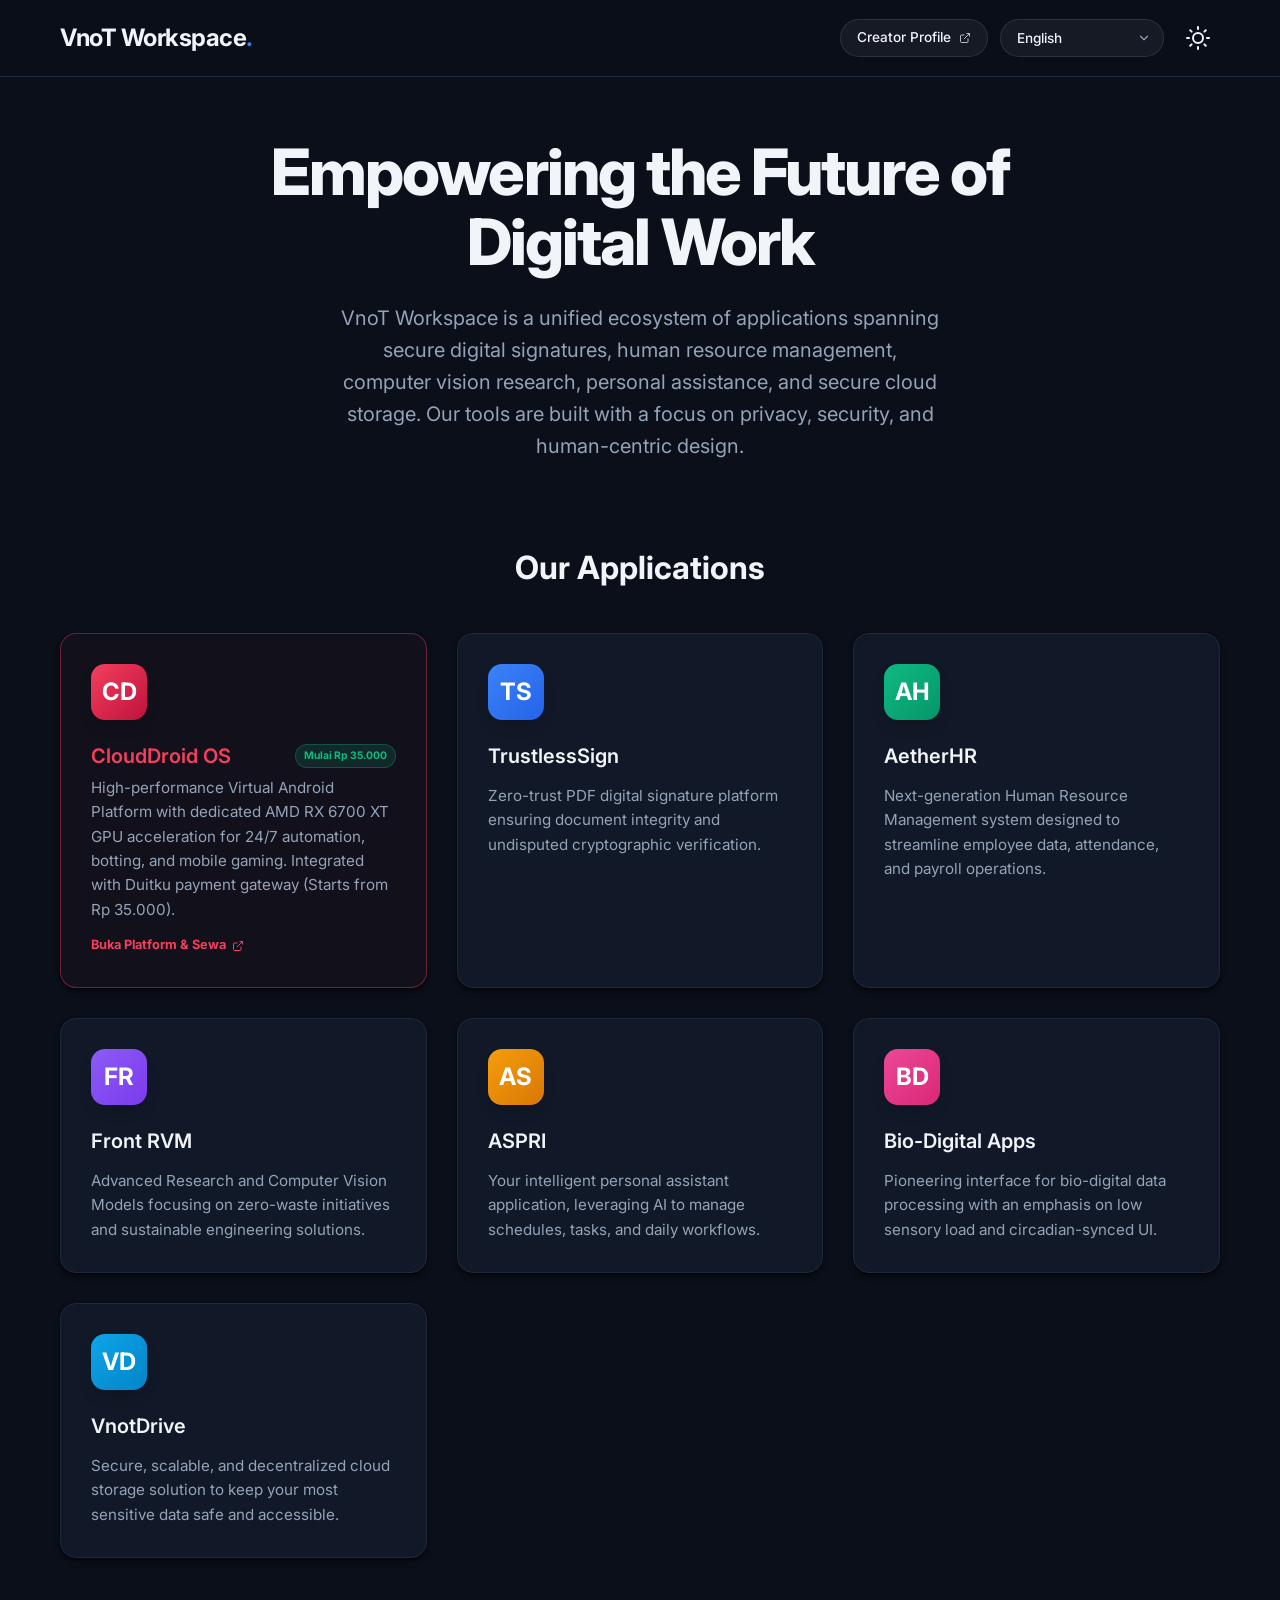
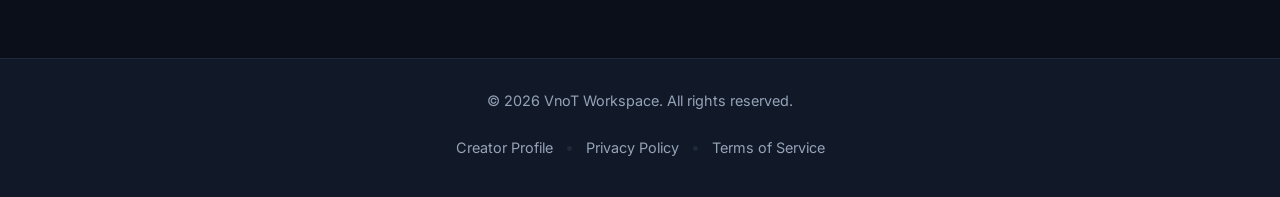
<file: index.html>
<!DOCTYPE html>
<html lang="en" data-theme="dark">

<head>
    <meta charset="UTF-8">
    <meta name="viewport" content="width=device-width, initial-scale=1.0">
    <meta name="google-site-verification" content="b9JXudQZX2TTPYxAuXlJsnXfwHXvUMSXbqnMLqL6Lpc" />
    <title>VnoT Workspace</title>
    <meta name="description"
        content="VnoT Workspace is a comprehensive suite of digital tools designed to enhance productivity, streamline human resources, facilitate advanced research, and provide secure zero-trust solutions.">
    <link rel="stylesheet" href="style.css?v=20261119b">
    <link href="https://fonts.googleapis.com/css2?family=Inter:wght@300;400;500;600;700&display=swap" rel="stylesheet">
</head>

<body>
    <header class="header">
        <div class="container header-container">
            <div class="logo">VnoT Workspace<span class="dot">.</span></div>
            <div class="header-controls">
                <a href="https://vnot.my.id" class="nav-author-link" target="_blank" rel="noopener noreferrer">
                    <span data-i18n="nav.profile">Creator Profile</span>
                    <svg width="12" height="12" viewBox="0 0 24 24" fill="none" stroke="currentColor" stroke-width="2"><path d="M18 13v6a2 2 0 0 1-2 2H5a2 2 0 0 1-2-2V8a2 2 0 0 1 2-2h6"></path><polyline points="15 3 21 3 21 9"></polyline><line x1="10" y1="14" x2="21" y2="3"></line></svg>
                </a>
                <select id="langSwitcher" class="lang-switcher" aria-label="Select Language"></select>
                <button class="theme-toggle" id="themeToggle" aria-label="Toggle dark/light mode">
                    <svg class="sun-icon" width="24" height="24" viewBox="0 0 24 24" fill="none" stroke="currentColor"
                        stroke-width="2" stroke-linecap="round" stroke-linejoin="round">
                        <circle cx="12" cy="12" r="5"></circle>
                        <line x1="12" y1="1" x2="12" y2="3"></line>
                        <line x1="12" y1="21" x2="12" y2="23"></line>
                        <line x1="4.22" y1="4.22" x2="5.64" y2="5.64"></line>
                        <line x1="18.36" y1="18.36" x2="19.78" y2="19.78"></line>
                        <line x1="1" y1="12" x2="3" y2="12"></line>
                        <line x1="21" y1="12" x2="23" y2="12"></line>
                        <line x1="4.22" y1="19.78" x2="5.64" y2="18.36"></line>
                        <line x1="18.36" y1="5.64" x2="19.78" y2="4.22"></line>
                    </svg>
                    <svg class="moon-icon" width="24" height="24" viewBox="0 0 24 24" fill="none" stroke="currentColor"
                        stroke-width="2" stroke-linecap="round" stroke-linejoin="round" style="display: none;">
                        <path d="M21 12.79A9 9 0 1 1 11.21 3 7 7 0 0 0 21 12.79z"></path>
                    </svg>
                </button>
            </div>
        </div>
    </header>

    <main class="main-content">
        <section class="hero container">
            <h1 class="hero-title" data-i18n="hero.title">Empowering the Future of Digital Work</h1>
            <p class="hero-subtitle" data-i18n="hero.subtitle">VnoT Workspace is a unified ecosystem of applications
                spanning secure digital signatures, human resource management, computer vision research, personal
                assistance, and secure cloud storage. Our tools are built with a focus on privacy, security, and
                human-centric design.</p>
        </section>

        <section class="apps-section container">
            <h2 class="section-title" data-i18n="section.apps.title">Our Applications</h2>
                        <div class="app-grid">
                <!-- CloudDroid OS (Commercial Flagship) -->
                <div class="app-card" style="border: 1px solid rgba(244, 63, 94, 0.4); background: rgba(244, 63, 94, 0.03);">
                    <div class="app-icon" style="background: linear-gradient(135deg, #f43f5e, #be123c);">CD</div>
                    <div style="display: flex; align-items: center; justify-content: space-between; margin-bottom: 0.25rem;">
                        <h3 class="app-name" style="color: #f43f5e; margin: 0;">CloudDroid OS</h3>
                        <span style="font-size: 0.65rem; font-weight: 700; color: #10b981; background: rgba(16, 185, 129, 0.15); border: 1px solid rgba(16, 185, 129, 0.3); padding: 0.15rem 0.5rem; border-radius: 9999px;">Mulai Rp 35.000</span>
                    </div>
                    <p class="app-desc" data-i18n="cd.desc">Platform Cloud Android Virtual berkinerja tinggi dengan akselerasi GPU fisik AMD RX 6700 XT untuk otomasi bisnis 24/7, botting, dan game mobile. Terintegrasi gateway pembayaran Duitku (Mulai Rp 35.000).</p>
                    <a href="https://droid.vnot.my.id/en" target="_blank" rel="noopener noreferrer" style="display: inline-flex; align-items: center; gap: 0.4rem; font-size: 0.8rem; font-weight: 700; color: #f43f5e; text-decoration: none; margin-top: 0.85rem;">
                        <span>Buka Platform &amp; Sewa</span>
                        <svg width="12" height="12" viewBox="0 0 24 24" fill="none" stroke="currentColor" stroke-width="2"><path d="M18 13v6a2 2 0 0 1-2 2H5a2 2 0 0 1-2-2V8a2 2 0 0 1 2-2h6"></path><polyline points="15 3 21 3 21 9"></polyline><line x1="10" y1="14" x2="21" y2="3"></line></svg>
                    </a>
                </div>
                <!-- TrustlessSign -->
                <div class="app-card">
                    <div class="app-icon" style="background: linear-gradient(135deg, #3b82f6, #2563eb);">TS</div>
                    <h3 class="app-name">TrustlessSign</h3>
                    <p class="app-desc" data-i18n="ts.desc">Zero-trust PDF digital signature platform ensuring document
                        integrity and undisputed cryptographic verification.</p>
                </div>

                <!-- AetherHR -->
                <div class="app-card">
                    <div class="app-icon" style="background: linear-gradient(135deg, #10b981, #059669);">AH</div>
                    <h3 class="app-name">AetherHR</h3>
                    <p class="app-desc" data-i18n="ah.desc">Next-generation Human Resource Management system designed to
                        streamline employee data, attendance, and payroll operations.</p>
                </div>

                <!-- Front RVM -->
                <div class="app-card">
                    <div class="app-icon" style="background: linear-gradient(135deg, #8b5cf6, #7c3aed);">FR</div>
                    <h3 class="app-name">Front RVM</h3>
                    <p class="app-desc" data-i18n="fr.desc">Advanced Research and Computer Vision Models focusing on
                        zero-waste initiatives and sustainable engineering solutions.</p>
                </div>

                <!-- ASPRI -->
                <div class="app-card">
                    <div class="app-icon" style="background: linear-gradient(135deg, #f59e0b, #d97706);">AS</div>
                    <h3 class="app-name">ASPRI</h3>
                    <p class="app-desc" data-i18n="as.desc">Your intelligent personal assistant application, leveraging
                        AI to manage schedules, tasks, and daily workflows.</p>
                </div>

                <!-- Bio-Digital App -->
                <div class="app-card">
                    <div class="app-icon" style="background: linear-gradient(135deg, #ec4899, #db2777);">BD</div>
                    <h3 class="app-name">Bio-Digital Apps</h3>
                    <p class="app-desc" data-i18n="bd.desc">Pioneering interface for bio-digital data processing with an
                        emphasis on low sensory load and circadian-synced UI.</p>
                </div>

                <!-- VnotDrive -->
                <div class="app-card">
                    <div class="app-icon" style="background: linear-gradient(135deg, #0ea5e9, #0284c7);">VD</div>
                    <h3 class="app-name">VnotDrive</h3>
                    <p class="app-desc" data-i18n="vd.desc">Secure, scalable, and decentralized cloud storage solution
                        to keep your most sensitive data safe and accessible.</p>
                </div>
            </div>
        </section>
    </main>

    <footer class="footer">
        <div class="container footer-content">
            <p class="copyright" data-i18n="footer.copyright">&copy; 2026 VnoT Workspace. All rights reserved.</p>
            <div class="footer-links">
                <a href="https://vnot.my.id" class="footer-link" target="_blank" rel="noopener noreferrer" data-i18n="footer.profile">Creator Profile</a>
                <span class="footer-divider">&bull;</span>
                <a href="privacy.html" class="footer-link" data-i18n="footer.privacy">Privacy Policy</a>
                <span class="footer-divider">&bull;</span>
                <a href="terms.html" class="footer-link" data-i18n="footer.terms">Terms of Service</a>
            </div>
        </div>
    </footer>

    <script src="translations.js"></script>
    <script src="app.js"></script>
</body>

</html>
</file>
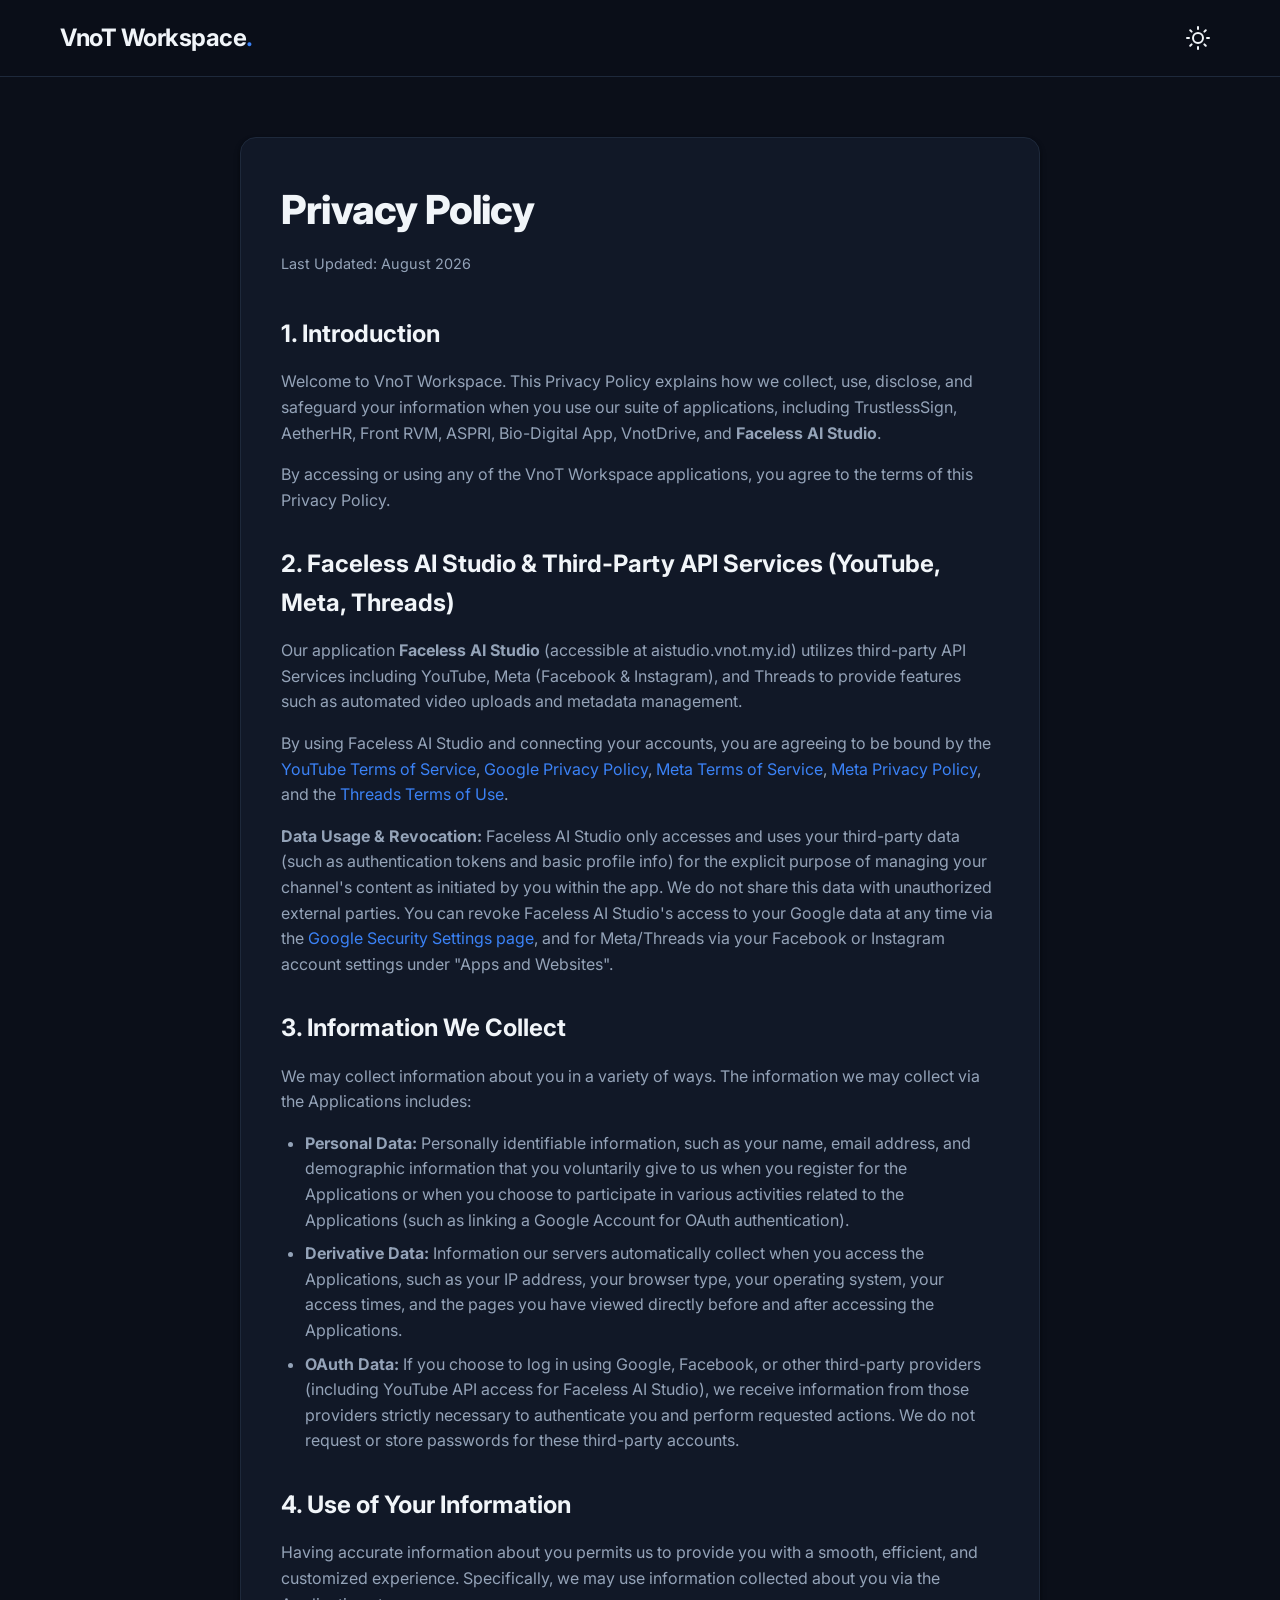
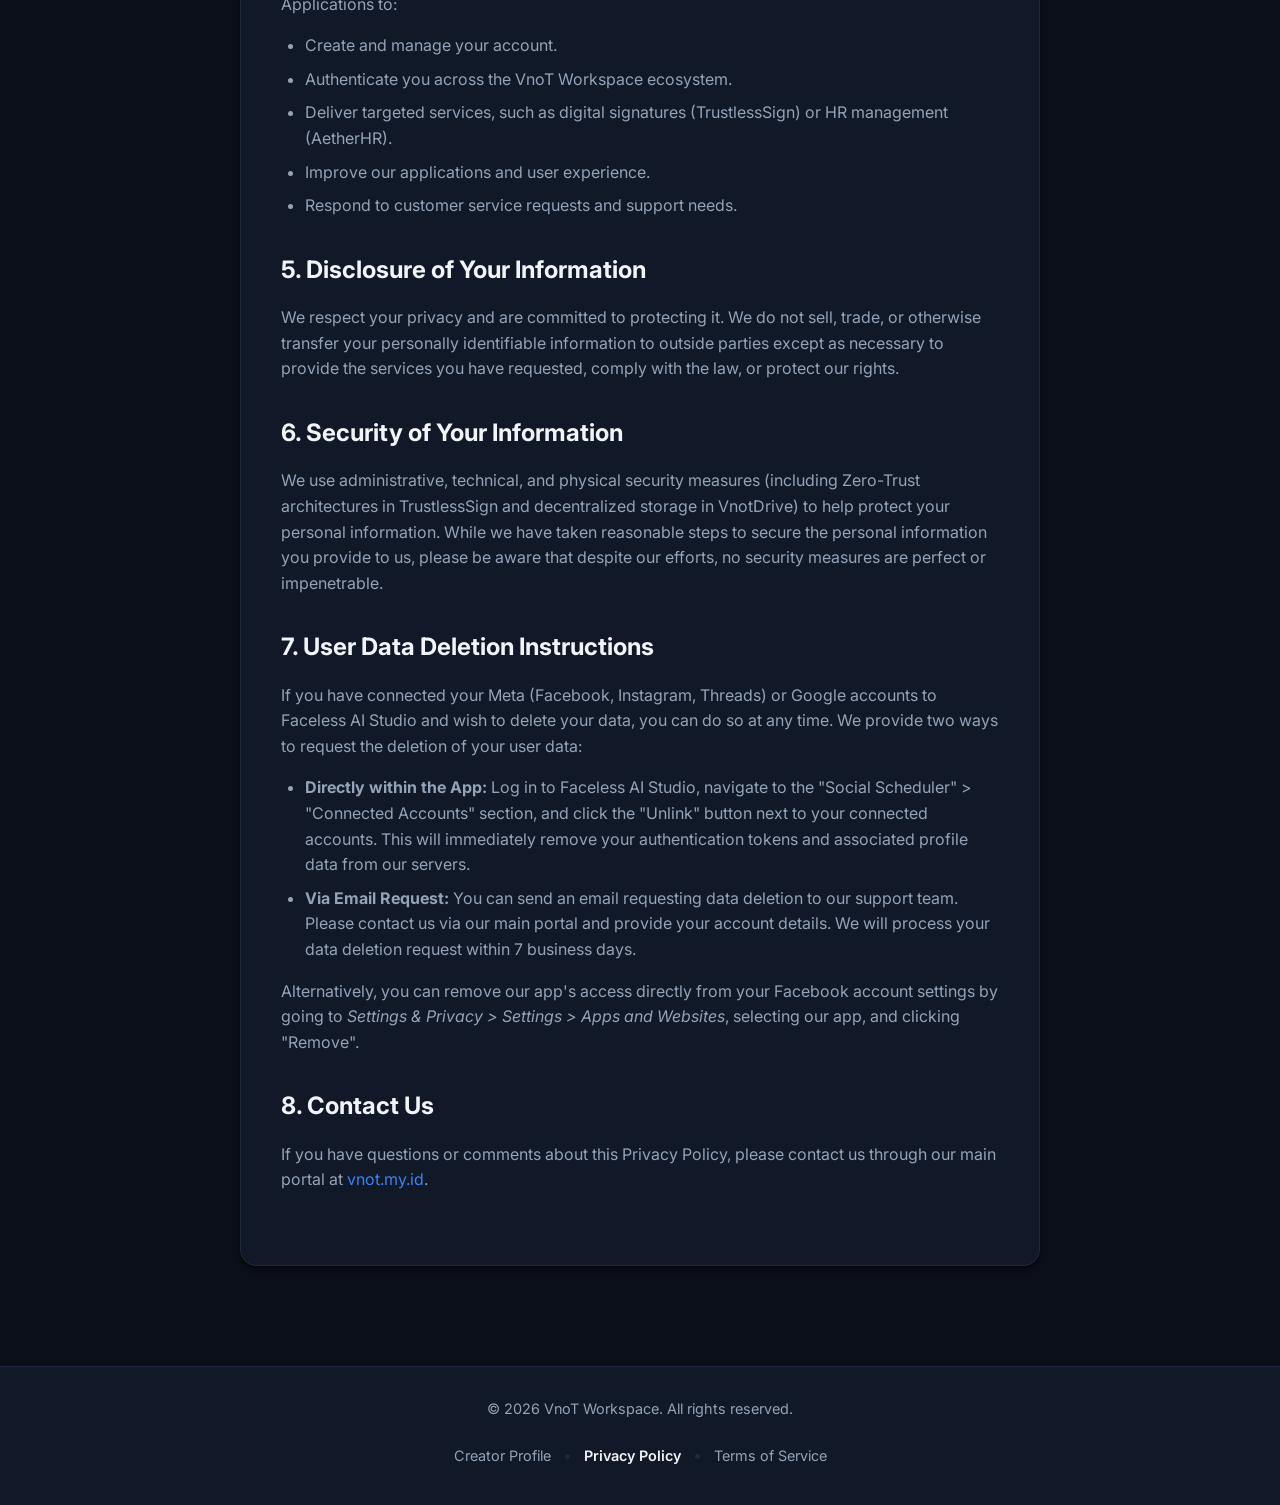
<file: privacy.html>
<!DOCTYPE html>
<html lang="en" data-theme="dark">

<head>
    <meta charset="UTF-8">
    <meta name="viewport" content="width=device-width, initial-scale=1.0">
    <title>Privacy Policy - VnoT Workspace</title>
    <meta name="description" content="Privacy Policy for VnoT Workspace applications.">
    <link rel="stylesheet" href="style.css?v=20261119b">
    <link href="https://fonts.googleapis.com/css2?family=Inter:wght@300;400;500;600;700&display=swap" rel="stylesheet">
</head>

<body>
    <header class="header">
        <div class="container header-container">
            <a href="index.html" class="logo" style="text-decoration:none; color:inherit;">VnoT Workspace<span
                    class="dot">.</span></a>
            <button class="theme-toggle" id="themeToggle" aria-label="Toggle dark/light mode">
                <svg class="sun-icon" width="24" height="24" viewBox="0 0 24 24" fill="none" stroke="currentColor"
                    stroke-width="2" stroke-linecap="round" stroke-linejoin="round">
                    <circle cx="12" cy="12" r="5"></circle>
                    <line x1="12" y1="1" x2="12" y2="3"></line>
                    <line x1="12" y1="21" x2="12" y2="23"></line>
                    <line x1="4.22" y1="4.22" x2="5.64" y2="5.64"></line>
                    <line x1="18.36" y1="18.36" x2="19.78" y2="19.78"></line>
                    <line x1="1" y1="12" x2="3" y2="12"></line>
                    <line x1="21" y1="12" x2="23" y2="12"></line>
                    <line x1="4.22" y1="19.78" x2="5.64" y2="18.36"></line>
                    <line x1="18.36" y1="5.64" x2="19.78" y2="4.22"></line>
                </svg>
                <svg class="moon-icon" width="24" height="24" viewBox="0 0 24 24" fill="none" stroke="currentColor"
                    stroke-width="2" stroke-linecap="round" stroke-linejoin="round" style="display: none;">
                    <path d="M21 12.79A9 9 0 1 1 11.21 3 7 7 0 0 0 21 12.79z"></path>
                </svg>
            </button>
        </div>
    </header>

    <main class="main-content container">
        <article class="legal-content">
            <h1 class="legal-title">Privacy Policy</h1>
            <p class="legal-updated">Last Updated: August 2026</p>

            <section class="legal-section">
                <h2>1. Introduction</h2>
                <p>Welcome to VnoT Workspace. This Privacy Policy explains how we collect, use, disclose, and safeguard
                    your information when you use our suite of applications, including TrustlessSign, AetherHR, Front
                    RVM, ASPRI, Bio-Digital App, VnotDrive, and <strong>Faceless AI Studio</strong>.</p>
                <p>By accessing or using any of the VnoT Workspace applications, you agree to the terms of this Privacy
                    Policy.</p>
            </section>

            <section class="legal-section">
                <h2>2. Faceless AI Studio & Third-Party API Services (YouTube, Meta, Threads)</h2>
                <p>Our application <strong>Faceless AI Studio</strong> (accessible at aistudio.vnot.my.id) utilizes
                    third-party API Services including YouTube, Meta (Facebook & Instagram), and Threads to provide
                    features such as automated video uploads and metadata management.</p>
                <p>By using Faceless AI Studio and connecting your accounts, you are agreeing to be bound by the <a
                        href="https://www.youtube.com/t/terms" target="_blank" rel="noopener noreferrer">YouTube Terms
                        of Service</a>, <a href="https://policies.google.com/privacy" target="_blank"
                        rel="noopener noreferrer">Google Privacy Policy</a>, <a
                        href="https://www.facebook.com/legal/terms" target="_blank" rel="noopener noreferrer">Meta Terms
                        of Service</a>, <a href="https://www.facebook.com/privacy/policy/" target="_blank"
                        rel="noopener noreferrer">Meta Privacy Policy</a>, and the <a
                        href="https://help.instagram.com/769983657850450" target="_blank"
                        rel="noopener noreferrer">Threads Terms of Use</a>.</p>
                <p><strong>Data Usage & Revocation:</strong> Faceless AI Studio only accesses and uses your third-party
                    data (such as authentication tokens and basic profile info) for the explicit purpose of managing
                    your channel's content as initiated by you within the app. We do not share this data with
                    unauthorized external parties. You can revoke Faceless AI Studio's access to your Google data at any
                    time via the <a href="https://security.google.com/settings/security/permissions" target="_blank"
                        rel="noopener noreferrer">Google Security Settings page</a>, and for Meta/Threads via your
                    Facebook or Instagram account settings under "Apps and Websites".</p>
            </section>

            <section class="legal-section">
                <h2>3. Information We Collect</h2>
                <p>We may collect information about you in a variety of ways. The information we may collect via the
                    Applications includes:</p>
                <ul>
                    <li><strong>Personal Data:</strong> Personally identifiable information, such as your name, email
                        address, and demographic information that you voluntarily give to us when you register for the
                        Applications or when you choose to participate in various activities related to the Applications
                        (such as linking a Google Account for OAuth authentication).</li>
                    <li><strong>Derivative Data:</strong> Information our servers automatically collect when you access
                        the Applications, such as your IP address, your browser type, your operating system, your access
                        times, and the pages you have viewed directly before and after accessing the Applications.</li>
                    <li><strong>OAuth Data:</strong> If you choose to log in using Google, Facebook, or other
                        third-party providers (including YouTube API access for Faceless AI Studio), we receive
                        information from those providers strictly necessary to authenticate you and perform requested
                        actions. We do not request or store passwords for these third-party accounts.</li>
                </ul>
            </section>

            <section class="legal-section">
                <h2>4. Use of Your Information</h2>
                <p>Having accurate information about you permits us to provide you with a smooth, efficient, and
                    customized experience. Specifically, we may use information collected about you via the Applications
                    to:</p>
                <ul>
                    <li>Create and manage your account.</li>
                    <li>Authenticate you across the VnoT Workspace ecosystem.</li>
                    <li>Deliver targeted services, such as digital signatures (TrustlessSign) or HR management
                        (AetherHR).</li>
                    <li>Improve our applications and user experience.</li>
                    <li>Respond to customer service requests and support needs.</li>
                </ul>
            </section>

            <section class="legal-section">
                <h2>5. Disclosure of Your Information</h2>
                <p>We respect your privacy and are committed to protecting it. We do not sell, trade, or otherwise
                    transfer your personally identifiable information to outside parties except as necessary to provide
                    the services you have requested, comply with the law, or protect our rights.</p>
            </section>

            <section class="legal-section">
                <h2>6. Security of Your Information</h2>
                <p>We use administrative, technical, and physical security measures (including Zero-Trust architectures
                    in TrustlessSign and decentralized storage in VnotDrive) to help protect your personal information.
                    While we have taken reasonable steps to secure the personal information you provide to us, please be
                    aware that despite our efforts, no security measures are perfect or impenetrable.</p>
            </section>

            <section class="legal-section" id="data-deletion">
                <h2>7. User Data Deletion Instructions</h2>
                <p>If you have connected your Meta (Facebook, Instagram, Threads) or Google accounts to Faceless AI
                    Studio and wish to delete your data, you can do so at any time. We provide two ways to request the
                    deletion of your user data:</p>
                <ul>
                    <li><strong>Directly within the App:</strong> Log in to Faceless AI Studio, navigate to the "Social
                        Scheduler" &gt; "Connected Accounts" section, and click the "Unlink" button next to your
                        connected accounts. This will immediately remove your authentication tokens and associated
                        profile data from our servers.</li>
                    <li><strong>Via Email Request:</strong> You can send an email requesting data deletion to our
                        support team. Please contact us via our main portal and provide your account details. We will
                        process your data deletion request within 7 business days.</li>
                </ul>
                <p>Alternatively, you can remove our app's access directly from your Facebook account settings by going
                    to <em>Settings &amp; Privacy &gt; Settings &gt; Apps and Websites</em>, selecting our app, and
                    clicking "Remove".</p>
            </section>

            <section class="legal-section">
                <h2>8. Contact Us</h2>
                <p>If you have questions or comments about this Privacy Policy, please contact us through our main
                    portal at <a href="https://vnot.my.id">vnot.my.id</a>.</p>
            </section>
        </article>
    </main>

    <footer class="footer">
        <div class="container footer-content">
            <p class="copyright">&copy; 2026 VnoT Workspace. All rights reserved.</p>
            <div class="footer-links">
                <a href="https://vnot.my.id" class="footer-link" target="_blank" rel="noopener noreferrer">Creator
                    Profile</a>
                <span class="footer-divider">&bull;</span>
                <a href="privacy.html" class="footer-link" style="color:var(--text-primary); font-weight:600;">Privacy
                    Policy</a>
                <span class="footer-divider">&bull;</span>
                <a href="terms.html" class="footer-link">Terms of Service</a>
            </div>
        </div>
    </footer>

    <script src="translations.js"></script>
    <script src="app.js"></script>
</body>

</html>
</file>
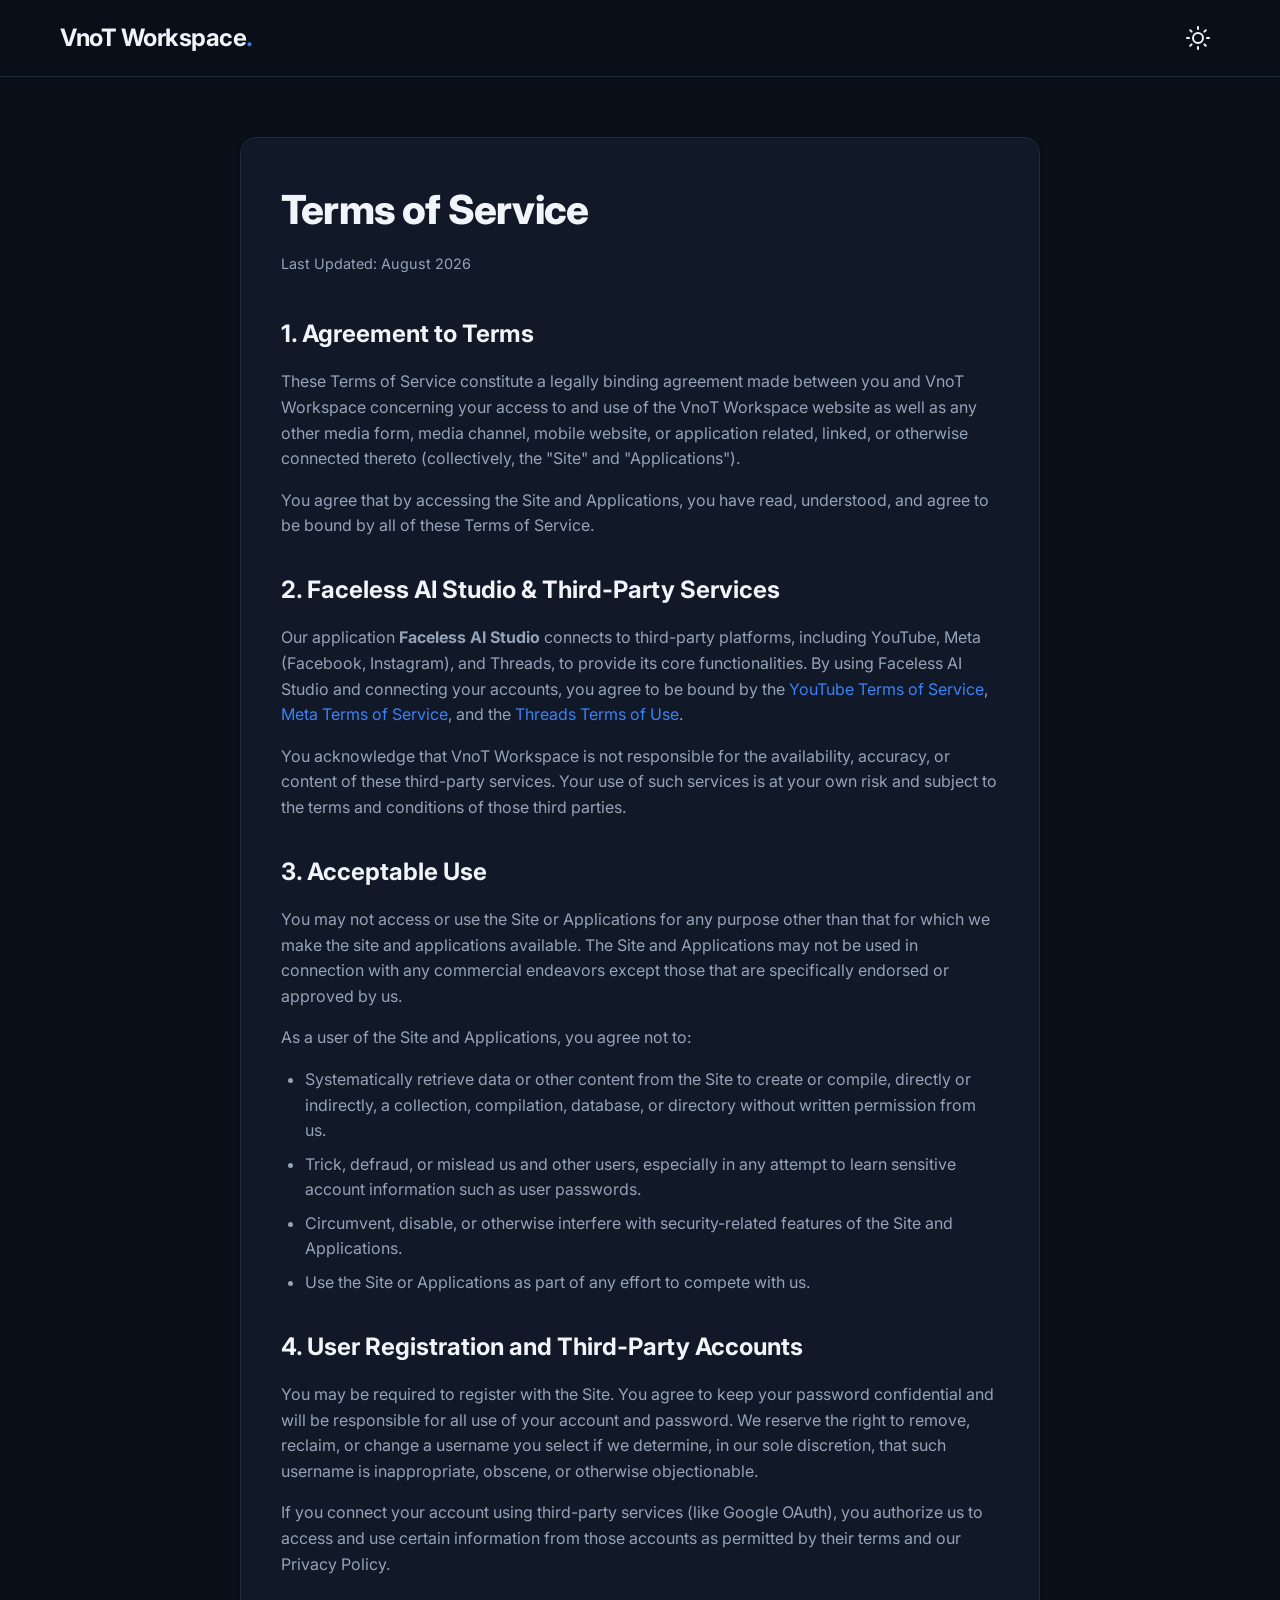
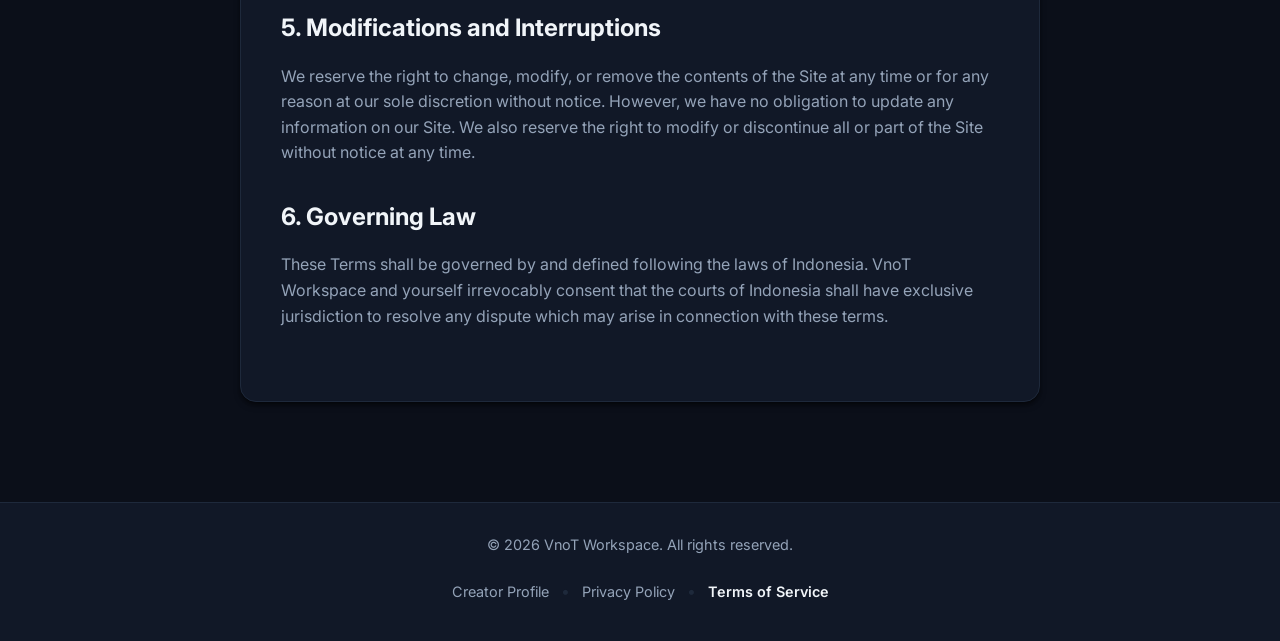
<file: terms.html>
<!DOCTYPE html>
<html lang="en" data-theme="dark">

<head>
    <meta charset="UTF-8">
    <meta name="viewport" content="width=device-width, initial-scale=1.0">
    <title>Terms of Service - VnoT Workspace</title>
    <meta name="description" content="Terms of Service for VnoT Workspace applications.">
    <link rel="stylesheet" href="style.css?v=20261119b">
    <link href="https://fonts.googleapis.com/css2?family=Inter:wght@300;400;500;600;700&display=swap" rel="stylesheet">
</head>

<body>
    <header class="header">
        <div class="container header-container">
            <a href="index.html" class="logo" style="text-decoration:none; color:inherit;">VnoT Workspace<span
                    class="dot">.</span></a>
            <button class="theme-toggle" id="themeToggle" aria-label="Toggle dark/light mode">
                <svg class="sun-icon" width="24" height="24" viewBox="0 0 24 24" fill="none" stroke="currentColor"
                    stroke-width="2" stroke-linecap="round" stroke-linejoin="round">
                    <circle cx="12" cy="12" r="5"></circle>
                    <line x1="12" y1="1" x2="12" y2="3"></line>
                    <line x1="12" y1="21" x2="12" y2="23"></line>
                    <line x1="4.22" y1="4.22" x2="5.64" y2="5.64"></line>
                    <line x1="18.36" y1="18.36" x2="19.78" y2="19.78"></line>
                    <line x1="1" y1="12" x2="3" y2="12"></line>
                    <line x1="21" y1="12" x2="23" y2="12"></line>
                    <line x1="4.22" y1="19.78" x2="5.64" y2="18.36"></line>
                    <line x1="18.36" y1="5.64" x2="19.78" y2="4.22"></line>
                </svg>
                <svg class="moon-icon" width="24" height="24" viewBox="0 0 24 24" fill="none" stroke="currentColor"
                    stroke-width="2" stroke-linecap="round" stroke-linejoin="round" style="display: none;">
                    <path d="M21 12.79A9 9 0 1 1 11.21 3 7 7 0 0 0 21 12.79z"></path>
                </svg>
            </button>
        </div>
    </header>

    <main class="main-content container">
        <article class="legal-content">
            <h1 class="legal-title">Terms of Service</h1>
            <p class="legal-updated">Last Updated: August 2026</p>

            <section class="legal-section">
                <h2>1. Agreement to Terms</h2>
                <p>These Terms of Service constitute a legally binding agreement made between you and VnoT Workspace
                    concerning your access to and use of the VnoT Workspace website as well as any other media form,
                    media channel, mobile website, or application related, linked, or otherwise connected thereto
                    (collectively, the "Site" and "Applications").</p>
                <p>You agree that by accessing the Site and Applications, you have read, understood, and agree to be
                    bound by all of these Terms of Service.</p>
            </section>

            <section class="legal-section">
                <h2>2. Faceless AI Studio & Third-Party Services</h2>
                <p>Our application <strong>Faceless AI Studio</strong> connects to third-party platforms, including
                    YouTube, Meta (Facebook, Instagram), and Threads, to provide its core functionalities. By using
                    Faceless AI Studio and connecting your accounts, you agree to be bound by the <a
                        href="https://www.youtube.com/t/terms" target="_blank" rel="noopener noreferrer">YouTube Terms
                        of Service</a>, <a href="https://www.facebook.com/legal/terms" target="_blank"
                        rel="noopener noreferrer">Meta Terms of Service</a>, and the <a
                        href="https://help.instagram.com/769983657850450" target="_blank"
                        rel="noopener noreferrer">Threads Terms of Use</a>.</p>
                <p>You acknowledge that VnoT Workspace is not responsible for the availability, accuracy, or content of
                    these third-party services. Your use of such services is at your own risk and subject to the terms
                    and conditions of those third parties.</p>
            </section>

            <section class="legal-section">
                <h2>3. Acceptable Use</h2>
                <p>You may not access or use the Site or Applications for any purpose other than that for which we make
                    the site and applications available. The Site and Applications may not be used in connection with
                    any commercial endeavors except those that are specifically endorsed or approved by us.</p>
                <p>As a user of the Site and Applications, you agree not to:</p>
                <ul>
                    <li>Systematically retrieve data or other content from the Site to create or compile, directly or
                        indirectly, a collection, compilation, database, or directory without written permission from
                        us.</li>
                    <li>Trick, defraud, or mislead us and other users, especially in any attempt to learn sensitive
                        account information such as user passwords.</li>
                    <li>Circumvent, disable, or otherwise interfere with security-related features of the Site and
                        Applications.</li>
                    <li>Use the Site or Applications as part of any effort to compete with us.</li>
                </ul>
            </section>

            <section class="legal-section">
                <h2>4. User Registration and Third-Party Accounts</h2>
                <p>You may be required to register with the Site. You agree to keep your password confidential and will
                    be responsible for all use of your account and password. We reserve the right to remove, reclaim, or
                    change a username you select if we determine, in our sole discretion, that such username is
                    inappropriate, obscene, or otherwise objectionable.</p>
                <p>If you connect your account using third-party services (like Google OAuth), you authorize us to
                    access and use certain information from those accounts as permitted by their terms and our Privacy
                    Policy.</p>
            </section>

            <section class="legal-section">
                <h2>5. Modifications and Interruptions</h2>
                <p>We reserve the right to change, modify, or remove the contents of the Site at any time or for any
                    reason at our sole discretion without notice. However, we have no obligation to update any
                    information on our Site. We also reserve the right to modify or discontinue all or part of the Site
                    without notice at any time.</p>
            </section>

            <section class="legal-section">
                <h2>6. Governing Law</h2>
                <p>These Terms shall be governed by and defined following the laws of Indonesia. VnoT Workspace and
                    yourself irrevocably consent that the courts of Indonesia shall have exclusive jurisdiction to
                    resolve any dispute which may arise in connection with these terms.</p>
            </section>
        </article>
    </main>

    <footer class="footer">
        <div class="container footer-content">
            <p class="copyright">&copy; 2026 VnoT Workspace. All rights reserved.</p>
            <div class="footer-links">
                <a href="https://vnot.my.id" class="footer-link" target="_blank" rel="noopener noreferrer">Creator
                    Profile</a>
                <span class="footer-divider">&bull;</span>
                <a href="privacy.html" class="footer-link">Privacy Policy</a>
                <span class="footer-divider">&bull;</span>
                <a href="terms.html" class="footer-link" style="color:var(--text-primary); font-weight:600;">Terms of
                    Service</a>
            </div>
        </div>
    </footer>

    <script src="translations.js"></script>
    <script src="app.js"></script>
</body>

</html>
</file>
<file: style.css>
/* Bio-Digital Minimalism 2026 Stylesheet */

:root {
    --bg-color: #f8fafc;
    --text-primary: #0f172a;
    --text-secondary: #475569;
    --card-bg: #ffffff;
    --border-color: #e2e8f0;
    --accent: #3b82f6;
    --accent-hover: #2563eb;
    --shadow: 0 4px 6px -1px rgb(0 0 0 / 0.1), 0 2px 4px -2px rgb(0 0 0 / 0.1);
    --glass-bg: rgba(255, 255, 255, 0.7);
}

[data-theme="dark"] {
    --bg-color: #0b0f19;
    --text-primary: #f1f5f9;
    --text-secondary: #94a3b8;
    --card-bg: #111827;
    --border-color: #1e293b;
    --accent: #3b82f6;
    --accent-hover: #60a5fa;
    --shadow: 0 4px 6px -1px rgb(0 0 0 / 0.5), 0 2px 4px -2px rgb(0 0 0 / 0.5);
    --glass-bg: rgba(11, 15, 25, 0.7);
}

* {
    box-sizing: border-box;
    margin: 0;
    padding: 0;
}

body {
    font-family: 'Inter', sans-serif;
    background-color: var(--bg-color);
    color: var(--text-primary);
    line-height: 1.6;
    transition: background-color 0.3s ease, color 0.3s ease;
    display: flex;
    flex-direction: column;
    min-height: 100vh;
}

a {
    color: var(--accent);
    text-decoration: none;
    transition: color 0.2s ease;
}

.container {
    width: 100%;
    max-width: 1200px;
    margin: 0 auto;
    padding: 0 20px;
}

/* Header */
.header {
    position: sticky;
    top: 0;
    z-index: 50;
    background-color: var(--glass-bg);
    backdrop-filter: blur(12px);
    border-bottom: 1px solid var(--border-color);
    padding: 16px 0;
    transition: background-color 0.3s ease, border-color 0.3s ease;
}

.header-container {
    display: flex;
    justify-content: space-between;
    align-items: center;
}

.logo {
    font-size: 1.5rem;
    font-weight: 700;
    letter-spacing: -0.02em;
}

.dot {
    color: var(--accent);
}

.theme-toggle {
    background: none;
    border: none;
    color: var(--text-primary);
    cursor: pointer;
    padding: 8px;
    border-radius: 8px;
    display: flex;
    align-items: center;
    justify-content: center;
    transition: background-color 0.2s ease;
    width: 44px;
    height: 44px;
}

.theme-toggle:hover {
    background-color: var(--border-color);
}

.theme-toggle:focus-visible {
    outline: 2px solid var(--accent);
    outline-offset: 2px;
}

/* Main Content */
.main-content {
    flex: 1;
    padding: 60px 0;
}

/* Hero Section */
.hero {
    text-align: center;
    max-width: 800px;
    margin-bottom: 80px;
}

.hero-title {
    font-size: clamp(2.5rem, 5vw, 4rem);
    font-weight: 800;
    line-height: 1.1;
    margin-bottom: 24px;
    letter-spacing: -0.03em;
}

.hero-subtitle {
    font-size: clamp(1.1rem, 2vw, 1.25rem);
    color: var(--text-secondary);
    max-width: 600px;
    margin: 0 auto;
}

/* Apps Section */
.section-title {
    font-size: 2rem;
    font-weight: 700;
    margin-bottom: 40px;
    text-align: center;
}

.app-grid {
    display: grid;
    grid-template-columns: repeat(auto-fit, minmax(300px, 1fr));
    gap: 30px;
}

.app-card {
    background-color: var(--card-bg);
    border: 1px solid var(--border-color);
    border-radius: 16px;
    padding: 30px;
    transition: transform 0.3s cubic-bezier(0.175, 0.885, 0.32, 1.275), box-shadow 0.3s ease, border-color 0.3s ease;
    box-shadow: var(--shadow);
}

.app-card:hover {
    transform: translateY(-8px);
    border-color: var(--accent);
}

.app-icon {
    width: 56px;
    height: 56px;
    border-radius: 14px;
    display: flex;
    align-items: center;
    justify-content: center;
    color: white;
    font-size: 1.5rem;
    font-weight: 700;
    margin-bottom: 20px;
    box-shadow: 0 8px 16px -4px rgba(0, 0, 0, 0.2);
}

.app-name {
    font-size: 1.25rem;
    font-weight: 600;
    margin-bottom: 12px;
}

.app-desc {
    color: var(--text-secondary);
    font-size: 0.95rem;
    line-height: 1.6;
}

/* Footer */
.footer {
    background-color: var(--card-bg);
    border-top: 1px solid var(--border-color);
    padding: 30px 0;
    text-align: center;
    margin-top: 40px;
    transition: background-color 0.3s ease, border-color 0.3s ease;
}

.footer-content {
    display: flex;
    flex-direction: column;
    gap: 16px;
    align-items: center;
}

.copyright {
    color: var(--text-secondary);
    font-size: 0.9rem;
}

.footer-links {
    display: flex;
    gap: 12px;
    align-items: center;
}

.footer-link {
    color: var(--text-secondary);
    text-decoration: none;
    font-size: 0.9rem;
    transition: color 0.2s ease;
    padding: 8px 0;
}

.footer-link:hover {
    color: var(--text-primary);
}

.footer-link:focus-visible {
    outline: 2px solid var(--accent);
    outline-offset: 4px;
    border-radius: 4px;
}

.footer-divider {
    color: var(--border-color);
}

/* Legal Pages */
.legal-content {
    max-width: 800px;
    margin: 0 auto;
    background-color: var(--card-bg);
    border: 1px solid var(--border-color);
    border-radius: 16px;
    padding: 40px;
    box-shadow: var(--shadow);
}

.legal-title {
    font-size: 2.5rem;
    font-weight: 800;
    margin-bottom: 10px;
    letter-spacing: -0.02em;
}

.legal-updated {
    color: var(--text-secondary);
    font-size: 0.9rem;
    margin-bottom: 40px;
}

.legal-section {
    margin-bottom: 32px;
}

.legal-section h2 {
    font-size: 1.5rem;
    font-weight: 700;
    margin-bottom: 16px;
    color: var(--text-primary);
}

.legal-section p,
.legal-section ul {
    color: var(--text-secondary);
    margin-bottom: 16px;
}

.legal-section ul {
    padding-left: 24px;
}

.legal-section li {
    margin-bottom: 8px;
}

.legal-section a {
    color: var(--accent);
    text-decoration: none;
}

.legal-section a:hover {
    text-decoration: underline;
}

/* Responsive Adjustments */
@media (max-width: 768px) {
    .legal-content {
        padding: 24px;
        border-radius: 12px;
    }

    .footer-content {
        flex-direction: column;
        gap: 8px;
    }
}

/* Header Controls */
.header-controls {
    display: flex;
    align-items: center;
    gap: 12px;
}

.nav-author-link {
    display: inline-flex;
    align-items: center;
    gap: 8px;
    font-size: 0.85rem;
    font-weight: 500;
    color: var(--text-primary);
    text-decoration: none;
    padding: 8px 16px;
    border-radius: 20px;
    border: 1px solid var(--border-color);
    background-color: rgba(0, 0, 0, 0.02);
    transition: all 0.2s cubic-bezier(0.16, 1, 0.3, 1);
    height: 38px;
    box-sizing: border-box;
    white-space: nowrap;
}

[data-theme="dark"] .nav-author-link {
    background-color: rgba(255, 255, 255, 0.05);
    border-color: rgba(255, 255, 255, 0.1);
    color: var(--text-primary);
}

.nav-author-link:hover {
    color: var(--accent);
    border-color: var(--accent);
    background-color: rgba(59, 130, 246, 0.08);
    transform: translateY(-1px);
}

[data-theme="dark"] .nav-author-link:hover {
    background-color: rgba(255, 255, 255, 0.1);
    border-color: var(--accent-hover);
    color: var(--accent-hover);
}

.nav-author-link:focus-visible {
    border-color: var(--accent);
    box-shadow: 0 0 0 2px rgba(59, 130, 246, 0.3);
    outline: none;
}

.nav-author-link svg {
    flex-shrink: 0;
    opacity: 0.75;
    transition: opacity 0.2s ease, transform 0.2s ease;
}

.nav-author-link:hover svg {
    opacity: 1;
    transform: translate(1px, -1px);
}

.lang-switcher {
    appearance: none;
    -webkit-appearance: none;
    -moz-appearance: none;
    background-color: transparent;
    color: var(--text-primary);
    border: 1px solid var(--border-color);
    padding: 8px 32px 8px 16px;
    border-radius: 20px;
    font-family: 'Inter', sans-serif;
    font-size: 0.85rem;
    font-weight: 500;
    cursor: pointer;
    outline: none;
    transition: all 0.2s ease;
    height: 38px;
    box-sizing: border-box;
    background-image: url("data:image/svg+xml;utf8,<svg xmlns='http://www.w3.org/2000/svg' width='16' height='16' viewBox='0 0 24 24' fill='none' stroke='%2394a3b8' stroke-width='2' stroke-linecap='round' stroke-linejoin='round'><polyline points='6 9 12 15 18 9'></polyline></svg>");
    background-repeat: no-repeat;
    background-position: right 12px center;
    background-size: 14px;
}

[data-theme="dark"] .lang-switcher {
    background-color: rgba(255, 255, 255, 0.05);
    border-color: rgba(255, 255, 255, 0.1);
}

.lang-switcher:hover {
    background-color: var(--border-color);
}

[data-theme="dark"] .lang-switcher:hover {
    background-color: rgba(255, 255, 255, 0.1);
}

.lang-switcher:focus-visible {
    border-color: var(--accent);
    box-shadow: 0 0 0 2px rgba(59, 130, 246, 0.3);
}

.lang-switcher option {
    background-color: var(--card-bg);
    color: var(--text-primary);
}
</file>
